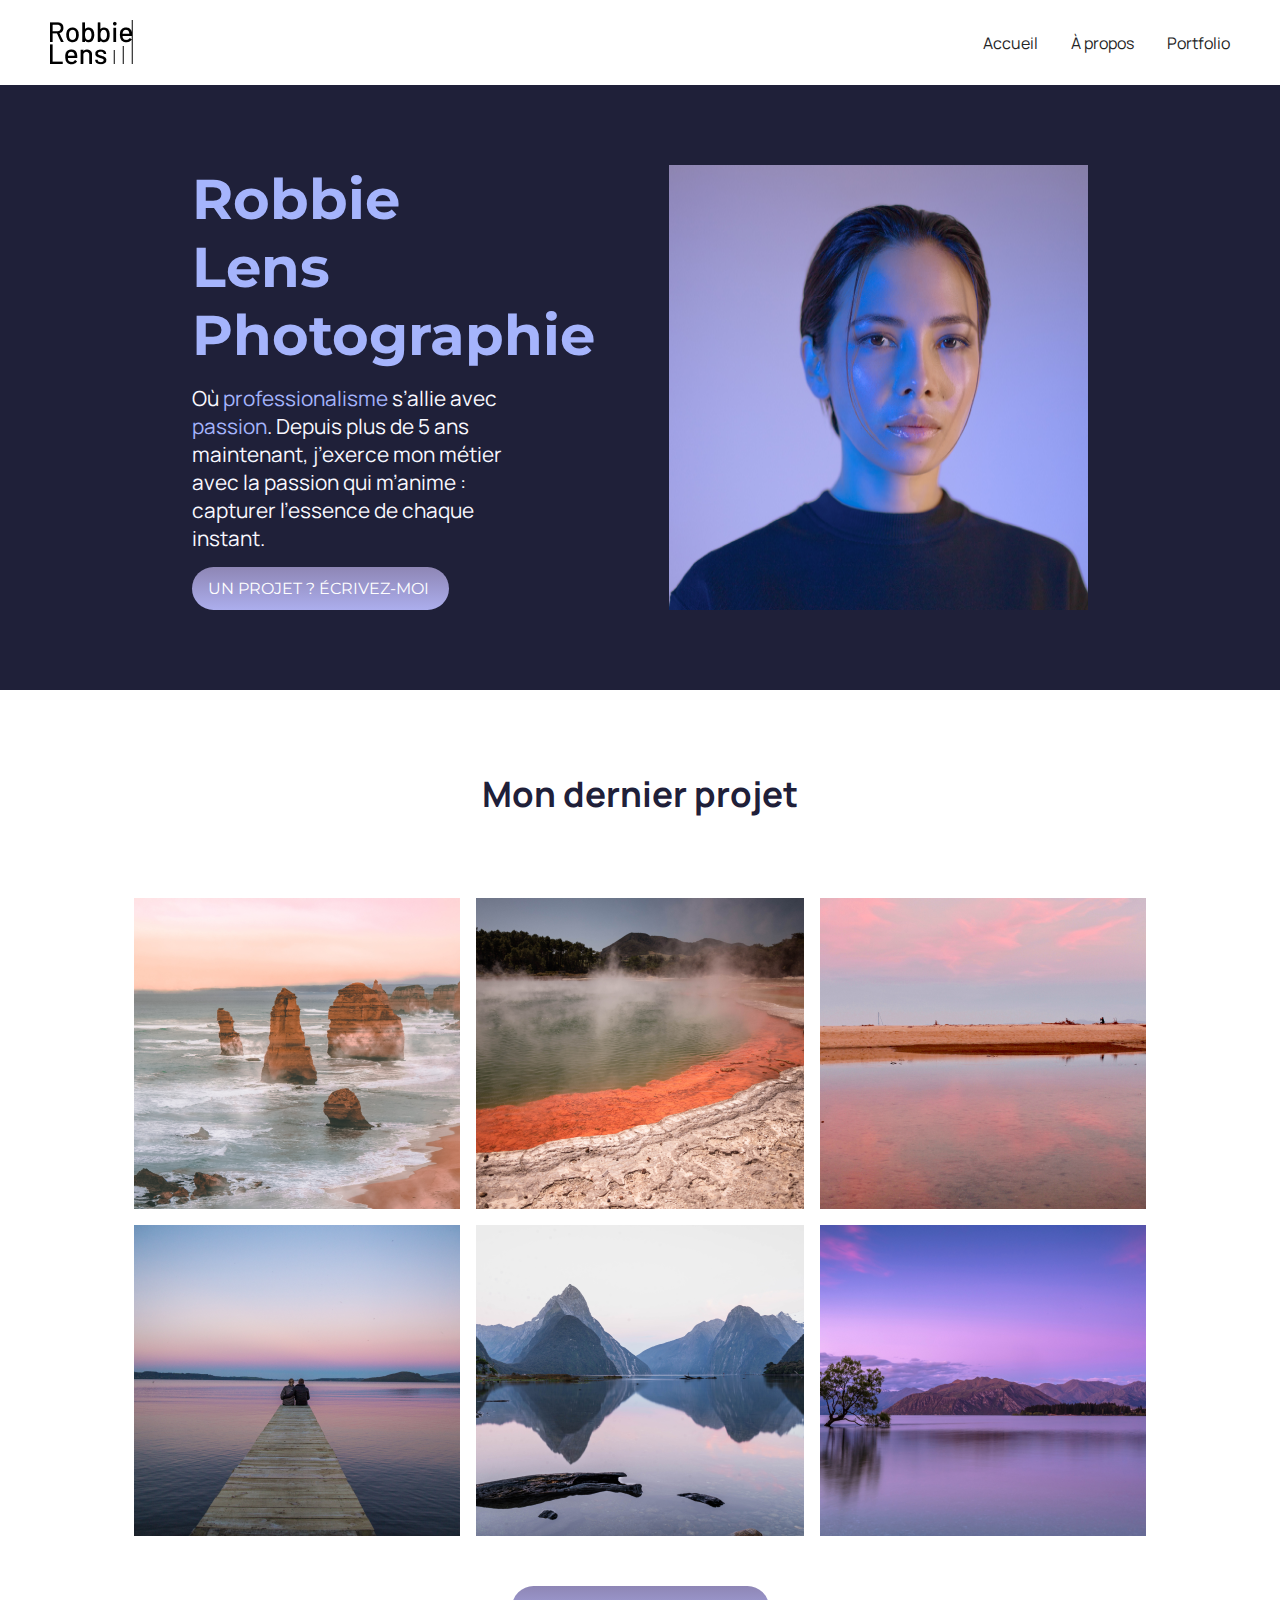
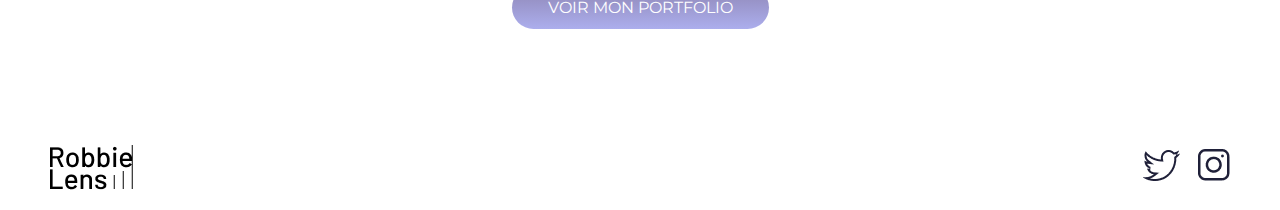
<file: index.html>
<!DOCTYPE html>
<html lang="fr">
    <head>
        <meta charset="utf-8">
        <title>Accueil – Robbie Lens Photographie</title>
        <link rel="stylesheet" href="style.css">
        <link rel="preconnect" href="https://fonts.googleapis.com">
        <link rel="preconnect" href="https://fonts.gstatic.com" crossorigin>
        <link href="https://fonts.googleapis.com/css2?family=Montserrat&display=swap" rel="stylesheet">
        <link href="https://fonts.googleapis.com/css2?family=Manrope&family=Montserrat&display=swap" rel="stylesheet">
    </head>
    <body>
        
        <header>

            <nav>
                <img src="images/logo.png" alt="logo Robbie Lens"/>
                <div>
                    <a href="index.html">Accueil</a>
                    <a href="demo/a-propos.html">À propos</a>
                    <a href="portfolio.html">Portfolio</a>
                </div>
            </nav>

        </header>

        <main>
            <section class="description-main">
                <div>
                    <h1>Robbie Lens Photographie</h1>
                    
                    <p>
                        Où <em class="ma-classe1">professionalisme</em> s’allie avec <em class="ma-classe1">passion</em>. Depuis plus de 5 ans maintenant, j’exerce mon métier avec la passion
                        qui m’anime : capturer l’essence de chaque instant.
                    </p>
                    
                    <a href="" class="cta">
                        UN PROJET ? ÉCRIVEZ-MOI
                    </a>
                </div>

                <img src="images/robbie-lens-normal.png" alt="photo de Robbie Lens" title="Bienvenue sur mon site"/>

            </section>
            <section class="mon-dernier-projet">
                <h2>Mon dernier projet</h2>
                <div>
                    <img src="images/element-index/element-1.png" alt="paysage1">
                    <img src="images/element-index/element-2.png" alt="paysage1">
                    <img src="images/element-index/element-3.png" alt="paysage1">
                </div>
                <div>
                    <img src="images/element-index/element-4.png" alt="paysage1">
                    <img src="images/element-index/element-5.png" alt="paysage1">
                    <img src="images/element-index/element-6.png" alt="paysage1">
                </div>
                <div class="mon-dernier-projet-cta">
                    <a href="portfolio.html" class="cta">VOIR MON PORTFOLIO</a>
                </div>               
            </section>
            
        </main> 
        
        
        <footer>    
            <img src="images/logo.png" alt="logo Robbie Lens"/>
            <div>
                <a href="https://twitter.com/" target="_blank" class="lien-icone">
                    <img src="images/twitter.png" alt="logo de twitter"/>
                </a>
                <a href="https://instagram.com/" target="_blank" class="lien-icone">
                    <img src="images/instagram.png" alt="logo d'instagram"/>
                </a>
            </div>
         </footer>
    </body>
</html>
</file>
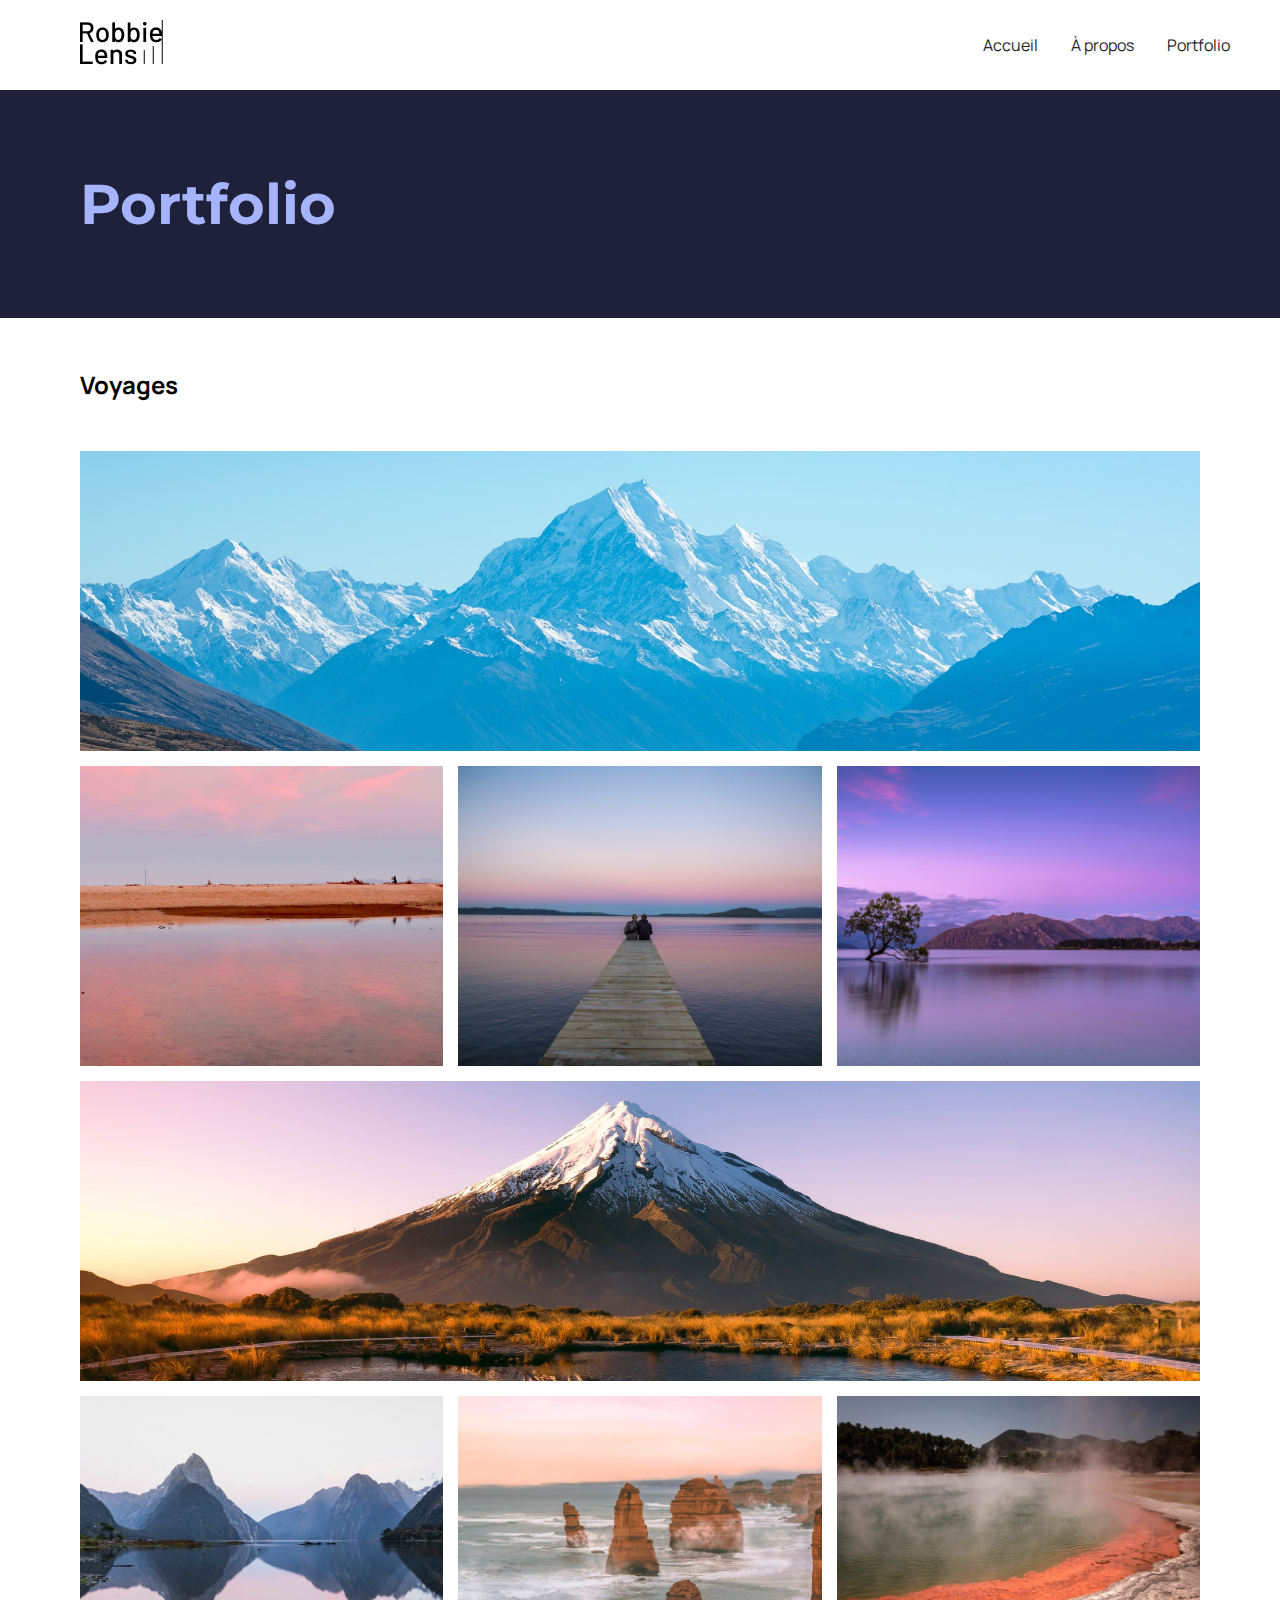
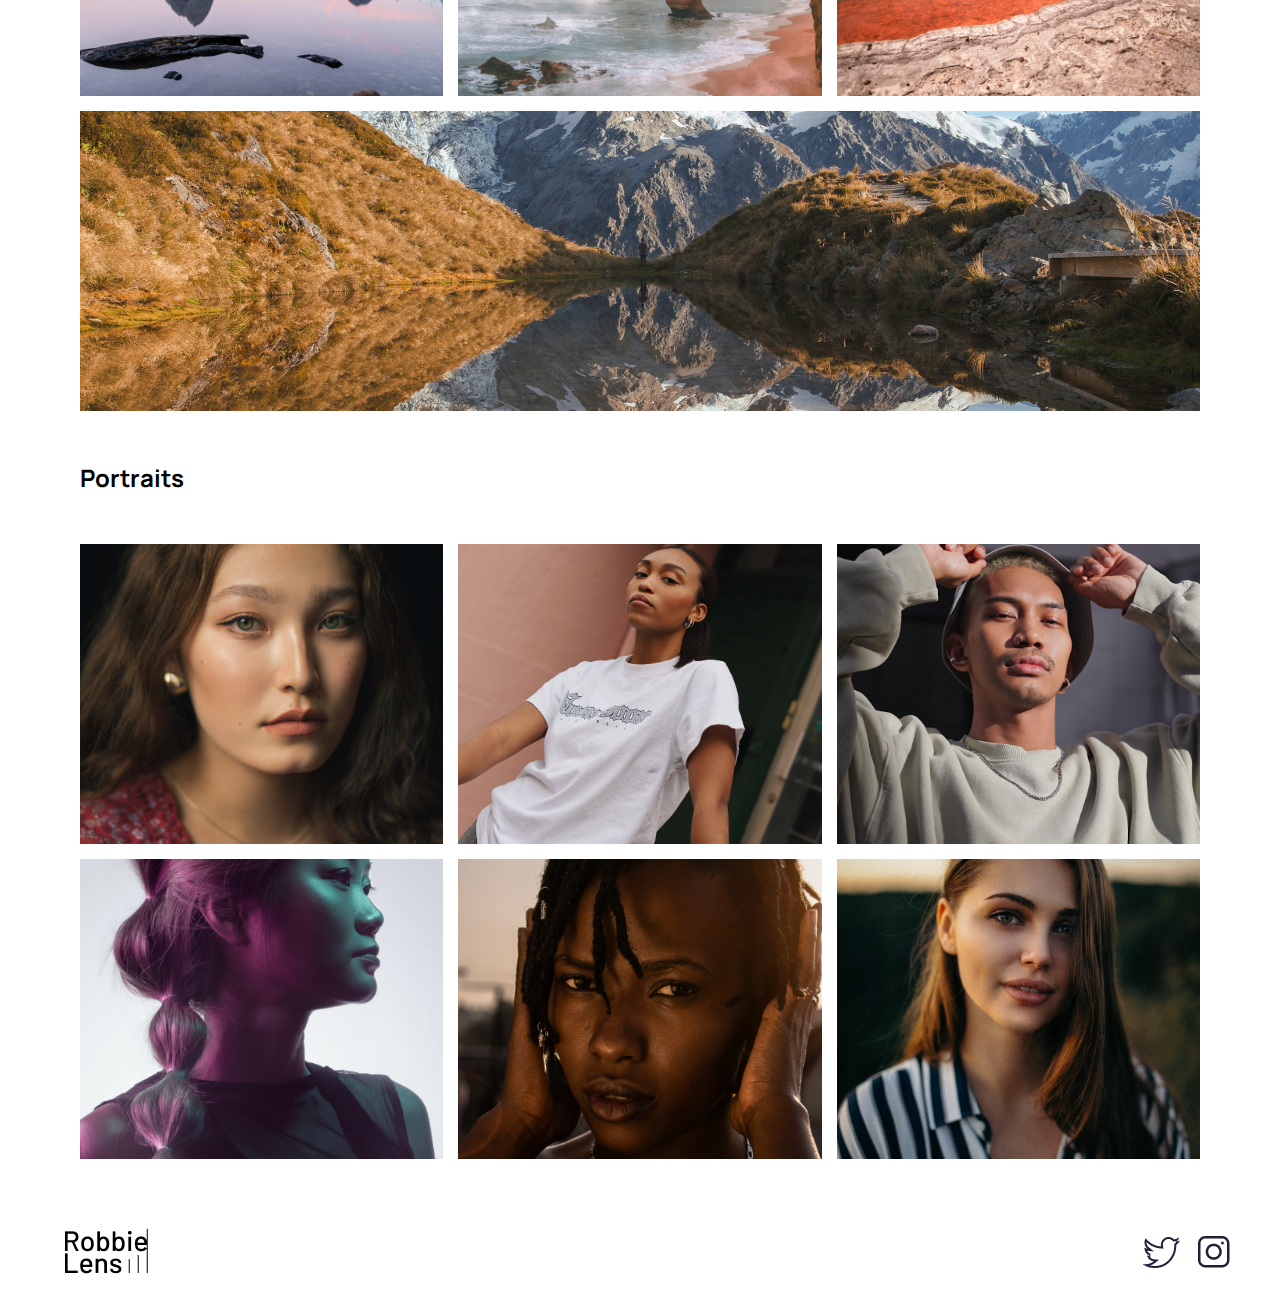
<file: portfolio.html>
<!DOCTYPE html>
<html lang="fr">

<head>
    <meta charset="utf-8" >
    <title>Portfolio - Robbie Lens Photographie</title>
    <link href="style.css" rel="stylesheet" >
    <link rel="preconnect" href="https://fonts.googleapis.com">
    <link rel="preconnect" href="https://fonts.gstatic.com" crossorigin>
    <link href="https://fonts.googleapis.com/css2?family=Manrope&family=Montserrat&display=swap" rel="stylesheet">
</head>

<body>
    <header>
        <nav>
            <a href="index.html" class="lien-icone">
                <img src="images/logo.png" alt="Logo Robbie Lens" >
            </a>
            <div>
                <a href="index.html">Accueil</a>
                <a href="demo/a-propos.html">À propos</a>
                <a href="portfolio.html">Portfolio</a>
            </div>
        </nav>
    </header>
    <main>
        <section>
            <h1>Portfolio</h1>
        </section>
        <section class="portfolio-section-photos">
            <h2>Voyages</h2>

            <div class="grid-voyages">
                <img src="images/element-portfolio/paysage1.jpeg" alt="" class="paysage1">
                <img src="images/element-portfolio/paysage2.jpeg" alt="" class="paysage2">
                <img src="images/element-portfolio/paysage3.jpeg" alt="" class="paysage3">
                <img src="images/element-portfolio/paysage4.jpeg" alt="" class="paysage4">
                <img src="images/element-portfolio/paysage5.jpeg" alt="" class="paysage5">
                <img src="images/element-portfolio/paysage6.jpeg" alt="" class="paysage6">
                <img src="images/element-portfolio/paysage7.jpeg" alt="" class="paysage7">
                <img src="images/element-portfolio/paysage8.jpeg" alt="" class="paysage8">
                <img src="images/element-portfolio/paysage9.jpeg" alt="" class="paysage9">
            </div>

            <h2>Portraits</h2>
            <div class="grid-portraits">
                <img src="images/element-portfolio/portrait1.jpeg" alt="" class="portrait1">
                <img src="images/element-portfolio/portrait2.jpeg" alt="" class="portrait2">
                <img src="images/element-portfolio/portrait3.jpeg" alt="" class="portrait3">
                <img src="images/element-portfolio/portrait4.jpeg" alt="" class="portrait4">
                <img src="images/element-portfolio/portrait5.jpeg" alt="" class="portrait5">
                <img src="images/element-portfolio/portrait6.jpeg" alt="" class="portrait6">
            </div>
        </section>
    </main>
    <footer>
        <a href="index.html" class="lien-icone">
            <img src="images/logo.png" alt="Logo Robbie Lens" >
        </a>
        <div>
            <a target="_blank" href="https://twitter.com/" class="lien-icone">
                <img src="images/twitter.png" alt="Logo Twitter" >
            </a>
            <a target="_blank" href="https://www.instagram.com/" class="lien-icone">
                <img src="images/instagram.png" alt="Logo Instagram" >
            </a>
        </div>
    </footer>
</body>

</html>
</file>
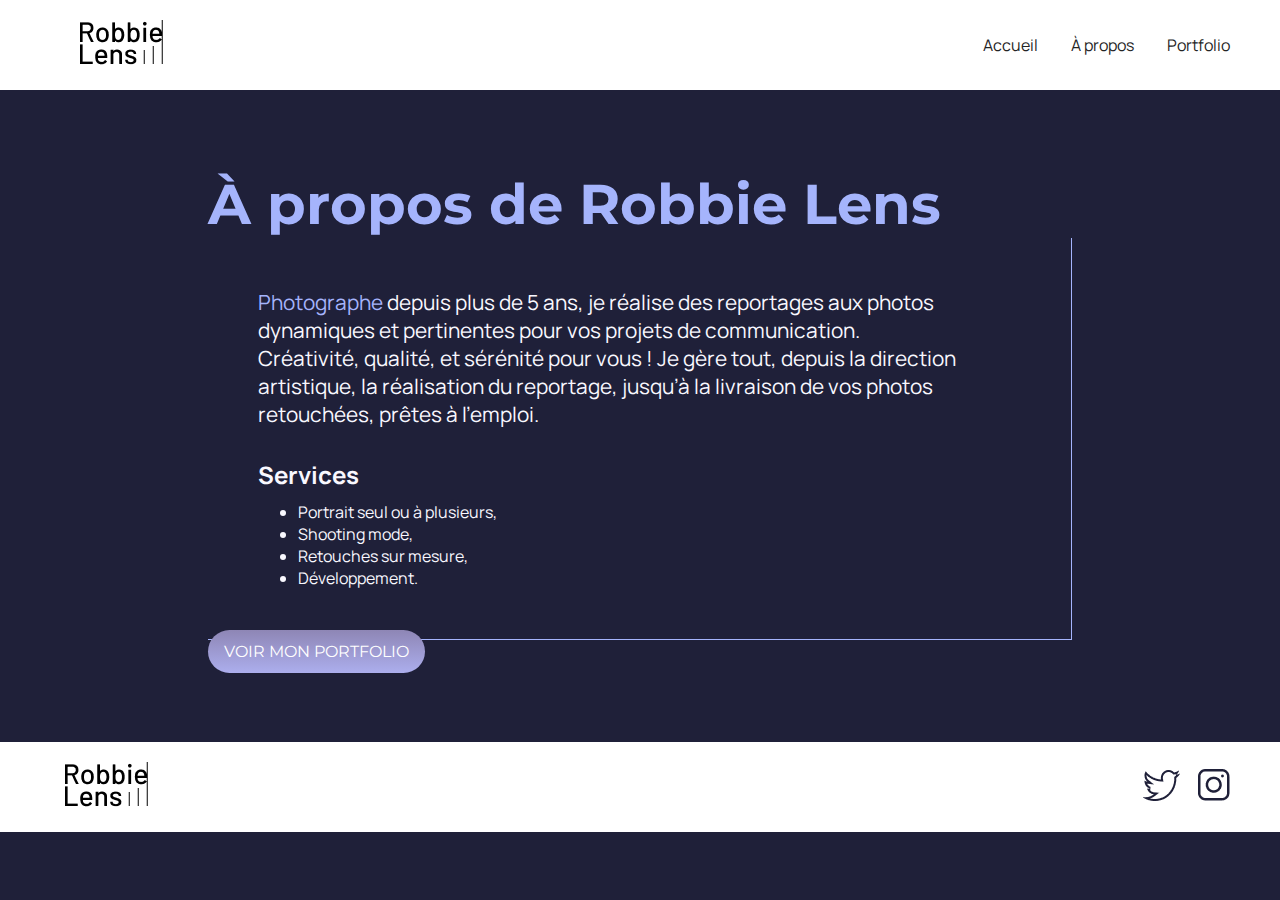
<file: demo/a-propos.html>
<!DOCTYPE html>
<html lang="fr">
    <head>
        <meta charset="utf-8">
        <title>À propos de Robbie Lens</title>
        <link rel="stylesheet" href="../style.css">
        <link rel="preconnect" href="https://fonts.googleapis.com">
        <link rel="preconnect" href="https://fonts.gstatic.com" crossorigin>
        <link href="https://fonts.googleapis.com/css2?family=Montserrat&display=swap" rel="stylesheet">
        <link href="https://fonts.googleapis.com/css2?family=Manrope&family=Montserrat&display=swap" rel="stylesheet">
    </head>

    <body>
        <header>
            <nav>
                <a href="../index.html" class="lien-icone">
                    <img src="../images/logo.png"/>
                </a>
                <div>
                    <a href="../index.html">
                        Accueil
                    </a>
                    <a href="a-propos.html">
                        À propos
                    </a>
                    <a href="../portfolio.html">Portfolio</a>
                </div>
            </nav>
        </header>

        <main class="a-propos-centre">
            <section>
                <h1>À propos de Robbie Lens</h1>

                <div class="border-bottom-right">
                    <p>
                        <em>Photographe</em> depuis plus de 5 ans, je réalise des reportages aux photos dynamiques et pertinentes pour vos projets de communication. 
                        <br>Créativité, qualité, et sérénité pour vous ! Je gère tout, depuis la direction artistique, la réalisation du reportage, jusqu’à la livraison de vos photos retouchées, prêtes à l’emploi.
                    </p>
                    <div>   
                        <h2>Services</h2>

                        <ul>
                            <li>Portrait seul ou à plusieurs,</li>
                            <li>Shooting mode,</li>
                            <li>Retouches sur mesure,</li>
                            <li>Développement.</li>
                        </ul>
                    </div>  
                </div>
            <div>
                <a href="../portfolio.html" class="cta">
                    VOIR MON PORTFOLIO
                </a>
            </div>
            </section>
        </main>

        <footer>
            <a href="../index.html" class="lien-icone">
                <img src="../images/logo.png"/>
            </a>
            <div>
                <a href="https://twitter.com/" target="_blank" class="lien-icone">
                    <img src="../images/twitter.png" alt="logo de twitter"/>
                </a>
                <a href="https://instagram.com/" target="_blank" class="lien-icone">
                    <img src="../images/instagram.png" alt="logo d'instagram"/>
                </a>
            </div>
        </footer>
 
    </body>
</html>
</file>
<file: style.css>
* {
    margin: 0;
}

body{
    font-size: 1em;
    font-family: 'Manrope', sans-serif;
    background: #1F2039;
    color: #F9F8FF;
 /* Ici on utilise le sélecteur body pour appliquer une police et une taille par défaut pour les éléments */
}

p {
    font-size: 1.3em; 
}

a {
    color : #242424;
    text-decoration: none;
}

a:hover{
    text-decoration: underline;
}

a[class="cta"]:hover{
    background: linear-gradient(#696484, #8788BA);
    text-decoration: none;
}

h1{
    font-size: 3.5em;
    font-family: 'Montserrat', sans-serif;
    color: #A5B4FC;
}

em{
    font-style: normal;
    color: #A5B4FC;
}

.cta{
    background: linear-gradient(#8E86B5, #ACAEED);
    color: white;
    font-family: 'Montserrat', sans-serif;
    border-radius: 50px;
    padding: 12px 16px;
    width: 225px;
}

.border-bottom-right{
    border-bottom: 1px solid;
    border-right: 1px solid;
    border-color: #A5B4FC;
    padding: 50px;
}

.lien-icone:hover{
    opacity: 0.5;
    text-decoration: none;
}

section{
    padding: 80px;
}

header,
footer{
    background-color: white;
    padding: 20px 50px 20px 50px;

    /* padding: 20px 50px; --> propriété raccourci, il comprend que les valeurs se répètent en haut et en bas ; et à droite et à gauche */


    /* background: url("images/robbie-lens.png");
    background-attachment: fixed;
    height: 400px; 
    ----> pour mettre une image de fond en bg-att: fixed*/
}

nav, 
footer{
    display: flex;
    justify-content: space-between;
    align-items: center;
}

main .description-main{
    display: flex;
    justify-content: space-between;
    margin: auto;
    width: 70%;
}

.description-main div{
    display: flex;
    flex-direction: column;
    justify-content: center;
    gap: 15px;
    margin-right: 20px;
    width: 40%;
}

nav a{
    margin-left: 30px;
}

footer a{
    margin-left: 15px;
}

.description-main img{
    padding-left: 80px;
}

.a-propos-centre{
    margin: auto;
    width: 80%;
}

.border-bottom-right h2 {
    margin-top: 30px;
  }
  
.border-bottom-right ul {
    margin-top: 10px;
  }

.mon-dernier-projet{
    background-color: white;
}

.mon-dernier-projet h2{
text-align: center;
margin-bottom: 80px;
color: #1F2039;
font-size: 35px;
}

.mon-dernier-projet div{
    display: flex;
    justify-content: center;
    flex-wrap: wrap;
    gap: 16px;
    margin: 16px;
}

.mon-dernier-projet .mon-dernier-projet-cta{
    text-align: center;
    margin-top: 50px;
}

.grid-voyages{
    display: grid;
    grid-template-columns: 1fr 1fr 1fr;
    grid-template-rows: 300px 300px 300px 300px 300px;
    gap: 15px;
}

.paysage1{
    grid-column: 1 / 4;
}

.paysage5{
    grid-column: 1 / 4;
}

.paysage9{
    grid-column: 1 / 4;
}

.grid-voyages img{
    height: 100%;
    width: 100%;
    object-fit: cover;
}

.grid-portraits{
    display: grid;
    grid-template-columns: 1fr 1fr 1fr;
    grid-template-rows: 300px 300px;
    gap: 15px;
}

.grid-portraits img{
    height: 100%;
    width: 100%;
    object-fit: cover;
}

.portfolio-section-photos{
    background-color: white;
    color: black;
}

.portfolio-section-photos h2{
    padding: 50px 0;
}

main .portfolio-section-photos{
    padding: 0 80px 50px 80px;
}

/* .bg-white a {
    color: #242424;
} 
pour ne mettre que les liens de la class=bg-white dans cette couleur*/
</file>
